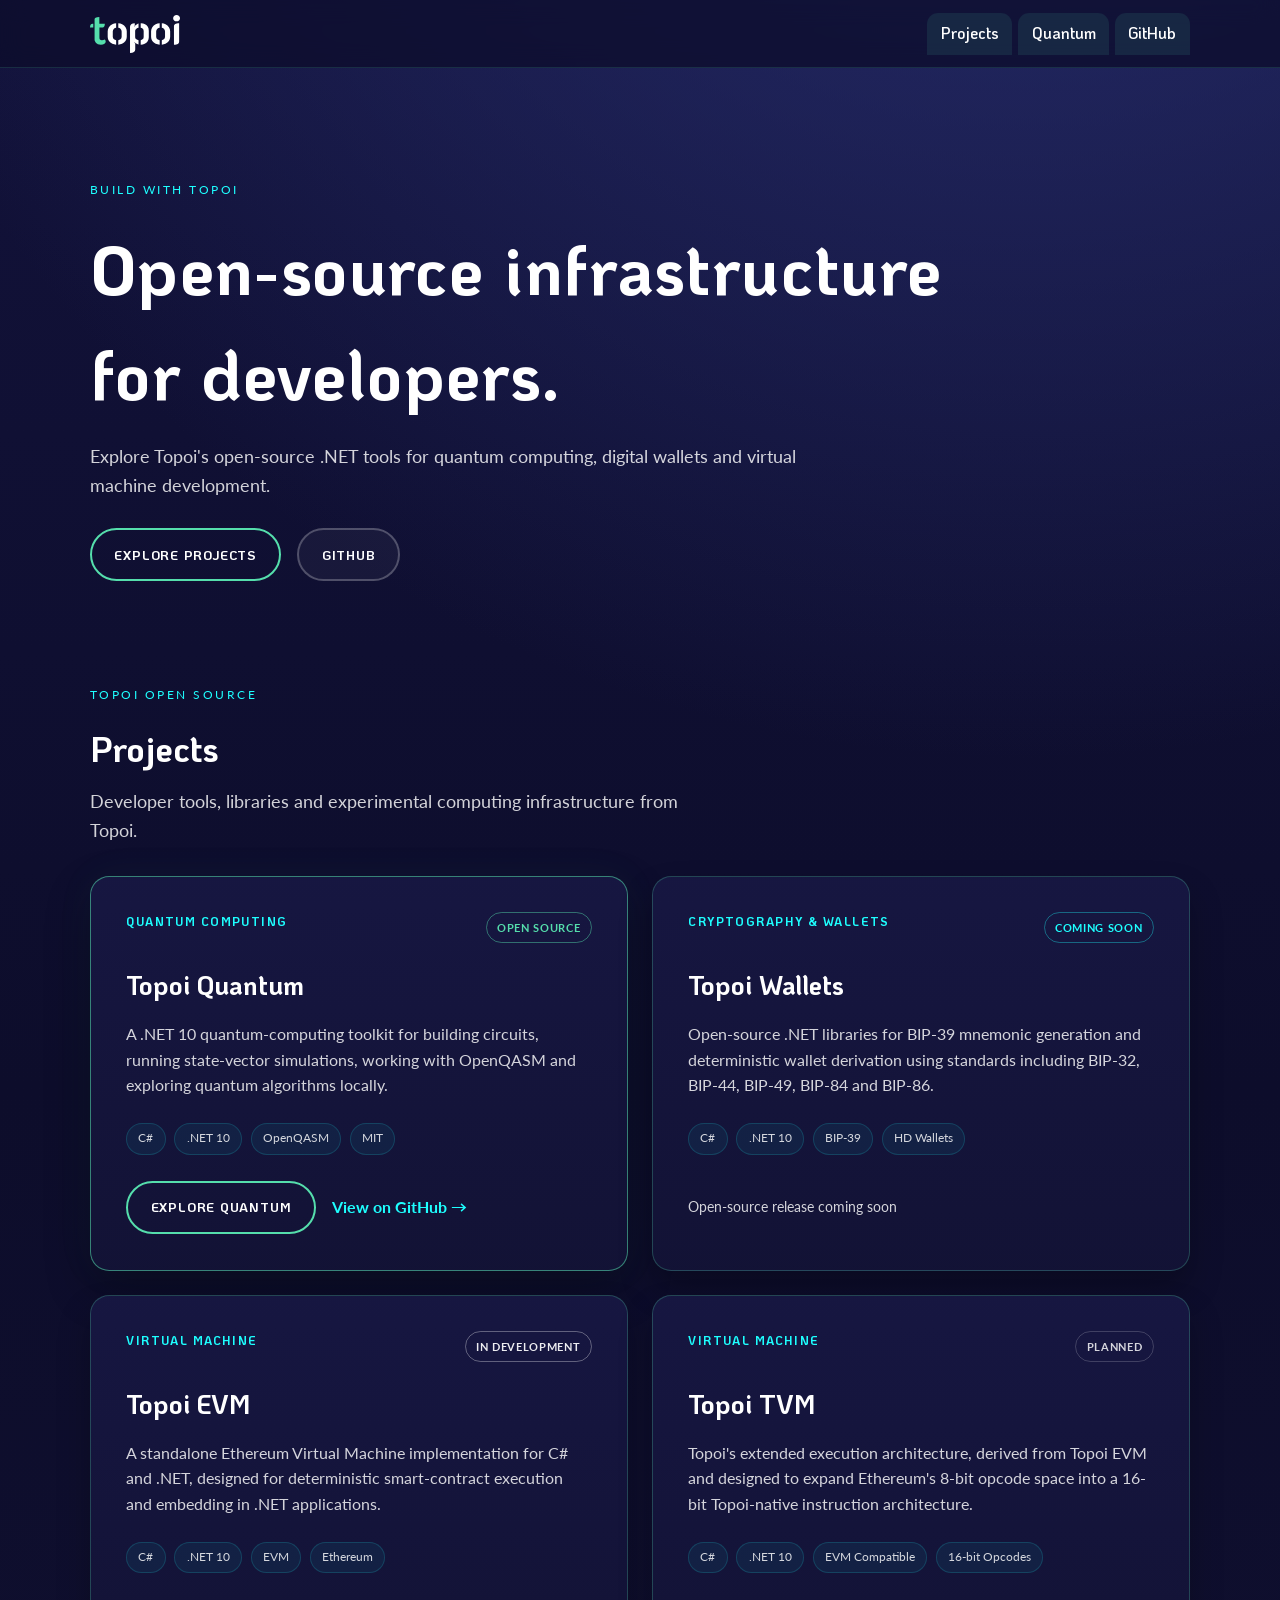
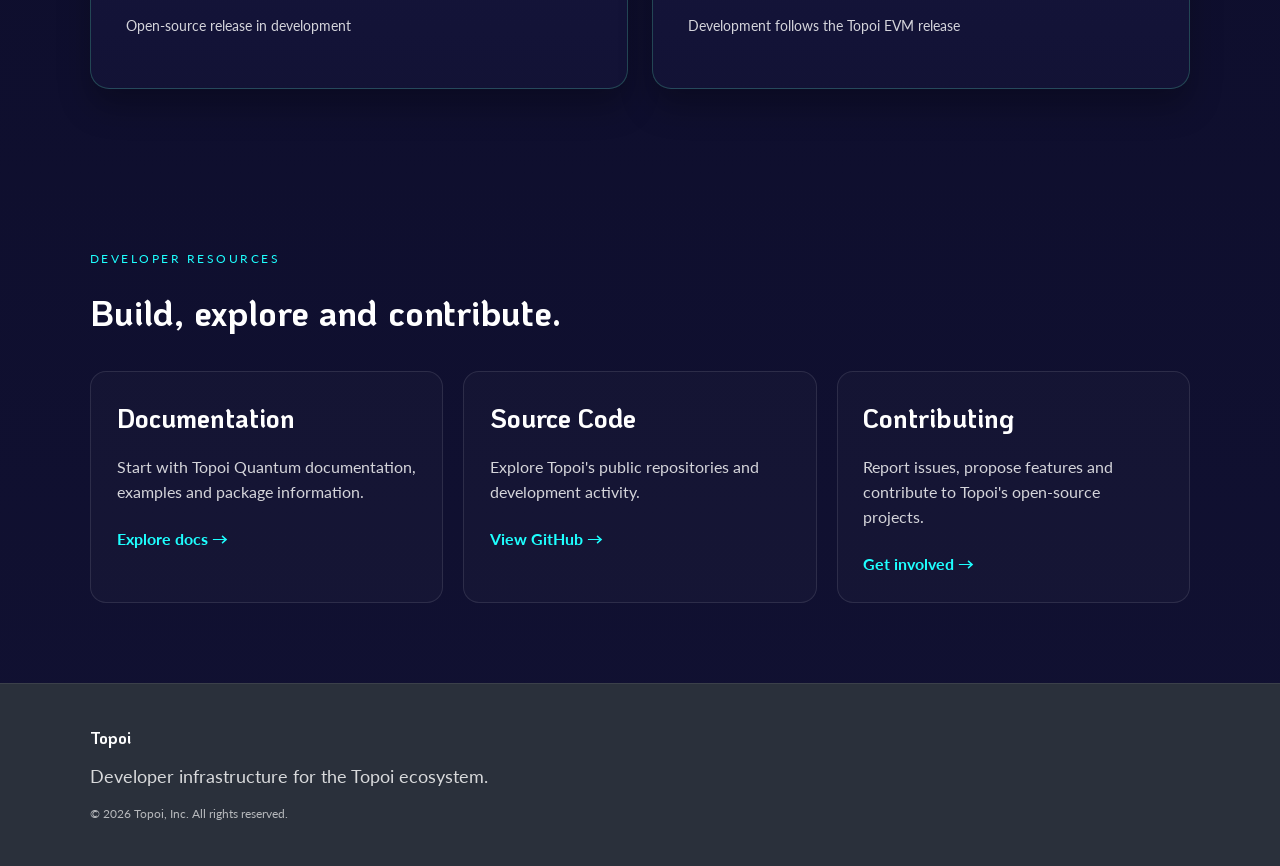
<file: index.html>
<!doctype html>
<html lang="en">
<head>
    <meta charset="utf-8">
    <meta name="viewport" content="width=device-width, initial-scale=1">

    <meta name="theme-color" content="#12123a">

    <title>Topoi Developer Hub</title>

    <meta
        name="description"
        content="Open-source .NET developer tools, libraries and computing infrastructure from Topoi.">

    <link
        rel="icon"
        type="image/svg+xml"
        href="assets/icons/favicon.svg">

    <link rel="preconnect" href="https://fonts.googleapis.com">
    <link rel="preconnect" href="https://fonts.gstatic.com" crossorigin>

    <link
        href="https://fonts.googleapis.com/css2?family=KoHo:wght@500;600;700&family=Lato:wght@400;700&display=swap"
        rel="stylesheet">

    <link rel="stylesheet" href="assets/css/main.css">
</head>

<body class="dark-theme">

<header class="app-header">
    <div class="container nav-wrap">

        <a class="brand" href="/" aria-label="Topoi home">
            <img
                src="assets/img/svg-icons/topoi-logo.svg"
                alt="Topoi"
                class="brand-logo">
        </a>

        <nav aria-label="Primary">
            <a href="#projects">Projects</a>
            <a href="/quantum/">Quantum</a>
            <a
                href="https://github.com/topoi-io"
                target="_blank"
                rel="noopener noreferrer">
                GitHub
            </a>
        </nav>

    </div>
</header>


<main>

    <!-- HERO -->
    <section class="section-gap hero">
        <div class="container">

            <p class="pre-title">
                BUILD WITH TOPOI
            </p>

            <h1>
                Open-source infrastructure<br>
                for developers.
            </h1>

            <p class="body2 hero-copy">
                Explore Topoi's open-source .NET tools for quantum computing,
                digital wallets and virtual machine development.
            </p>

            <div class="btn-row">

                <a
                    class="btn btn-primary"
                    href="#projects">
                    Explore Projects
                </a>

                <a
                    class="btn btn-secondary"
                    href="https://github.com/topoi-io"
                    target="_blank"
                    rel="noopener noreferrer">
                    GitHub
                </a>

            </div>

        </div>
    </section>


    <!-- PROJECTS -->
    <section
        class="section-gap-sm projects-section"
        id="projects">

        <div class="container">

            <p class="pre-title">
                TOPOI OPEN SOURCE
            </p>

            <h2>
                Projects
            </h2>

            <p class="body2 section-intro">
                Developer tools, libraries and experimental computing
                infrastructure from Topoi.
            </p>


            <div class="project-grid">

                <!-- QUANTUM -->
                <article class="project-card featured-project">

                    <div class="project-card-header">

                        <span class="project-category">
                            Quantum Computing
                        </span>

                        <span class="project-status">
                            Open Source
                        </span>

                    </div>

                    <h3>
                        Topoi Quantum
                    </h3>

                    <p>
                        A .NET 10 quantum-computing toolkit for building
                        circuits, running state-vector simulations,
                        working with OpenQASM and exploring quantum
                        algorithms locally.
                    </p>


                    <div class="tag-row">
                        <span class="tag">C#</span>
                        <span class="tag">.NET 10</span>
                        <span class="tag">OpenQASM</span>
                        <span class="tag">MIT</span>
                    </div>


                    <div class="project-actions">

                        <a
                            class="btn btn-primary"
                            href="/quantum/">
                            Explore Quantum
                        </a>

                        <a
                            class="text-link"
                            href="https://github.com/topoi-io/topoi-quantum"
                            target="_blank"
                            rel="noopener noreferrer">
                            View on GitHub →
                        </a>

                    </div>

                </article>


                <!-- WALLETS -->
                <article class="project-card">

                    <div class="project-card-header">

                        <span class="project-category">
                            Cryptography &amp; Wallets
                        </span>

                        <span class="project-status status-coming-soon">
                            Coming Soon
                        </span>

                    </div>

                    <h3>
                        Topoi Wallets
                    </h3>

                    <p>
                        Open-source .NET libraries for BIP-39 mnemonic
                        generation and deterministic wallet derivation
                        using standards including BIP-32, BIP-44,
                        BIP-49, BIP-84 and BIP-86.
                    </p>


                    <div class="tag-row">
                        <span class="tag">C#</span>
                        <span class="tag">.NET 10</span>
                        <span class="tag">BIP-39</span>
                        <span class="tag">HD Wallets</span>
                    </div>


                    <div class="project-actions">
                        <span class="coming-soon">
                            Open-source release coming soon
                        </span>
                    </div>

                </article>


                <!-- EVM -->
                <article class="project-card">

                    <div class="project-card-header">

                        <span class="project-category">
                            Virtual Machine
                        </span>

                        <span class="project-status status-development">
                            In Development
                        </span>

                    </div>

                    <h3>
                        Topoi EVM
                    </h3>

                    <p>
                        A standalone Ethereum Virtual Machine implementation
                        for C# and .NET, designed for deterministic smart-contract
                        execution and embedding in .NET applications.
                    </p>


                    <div class="tag-row">
                        <span class="tag">C#</span>
                        <span class="tag">.NET 10</span>
                        <span class="tag">EVM</span>
                        <span class="tag">Ethereum</span>
                    </div>


                    <div class="project-actions">
                        <span class="coming-soon">
                            Open-source release in development
                        </span>
                    </div>

                </article>


                <!-- TVM -->
                <article class="project-card">

                    <div class="project-card-header">

                        <span class="project-category">
                            Virtual Machine
                        </span>

                        <span class="project-status status-planned">
                            Planned
                        </span>

                    </div>

                    <h3>
                        Topoi TVM
                    </h3>

                    <p>
                        Topoi's extended execution architecture, derived
                        from Topoi EVM and designed to expand Ethereum's
                        8-bit opcode space into a 16-bit Topoi-native
                        instruction architecture.
                    </p>


                    <div class="tag-row">
                        <span class="tag">C#</span>
                        <span class="tag">.NET 10</span>
                        <span class="tag">EVM Compatible</span>
                        <span class="tag">16-bit Opcodes</span>
                    </div>


                    <div class="project-actions">
                        <span class="coming-soon">
                            Development follows the Topoi EVM release
                        </span>
                    </div>

                </article>

            </div>

        </div>
    </section>


    <!-- RESOURCES -->
    <section class="resources-section">

        <div class="container">

            <p class="pre-title">
                DEVELOPER RESOURCES
            </p>

            <h2>
                Build, explore and contribute.
            </h2>


            <div class="resource-grid">

                <a class="resource-card" href="/quantum/">

                    <h3>
                        Documentation
                    </h3>

                    <p>
                        Start with Topoi Quantum documentation,
                        examples and package information.
                    </p>

                    <span>
                        Explore docs →
                    </span>

                </a>


                <a
                    class="resource-card"
                    href="https://github.com/topoi-io"
                    target="_blank"
                    rel="noopener noreferrer">

                    <h3>
                        Source Code
                    </h3>

                    <p>
                        Explore Topoi's public repositories
                        and development activity.
                    </p>

                    <span>
                        View GitHub →
                    </span>

                </a>


                <a
                    class="resource-card"
                    href="https://github.com/topoi-io/topoi-quantum"
                    target="_blank"
                    rel="noopener noreferrer">

                    <h3>
                        Contributing
                    </h3>

                    <p>
                        Report issues, propose features and
                        contribute to Topoi's open-source projects.
                    </p>

                    <span>
                        Get involved →
                    </span>

                </a>

            </div>

        </div>
    </section>

</main>


<footer class="app-footer">

    <div class="container footer-row">

        <div>

            <h4>
                Topoi
            </h4>

            <p class="body2">
                Developer infrastructure for the Topoi ecosystem.
            </p>

            <div class="copyright">
                &copy; 2026 Topoi, Inc. All rights reserved.
            </div>

        </div>

    </div>

</footer>

</body>
</html>
</file>
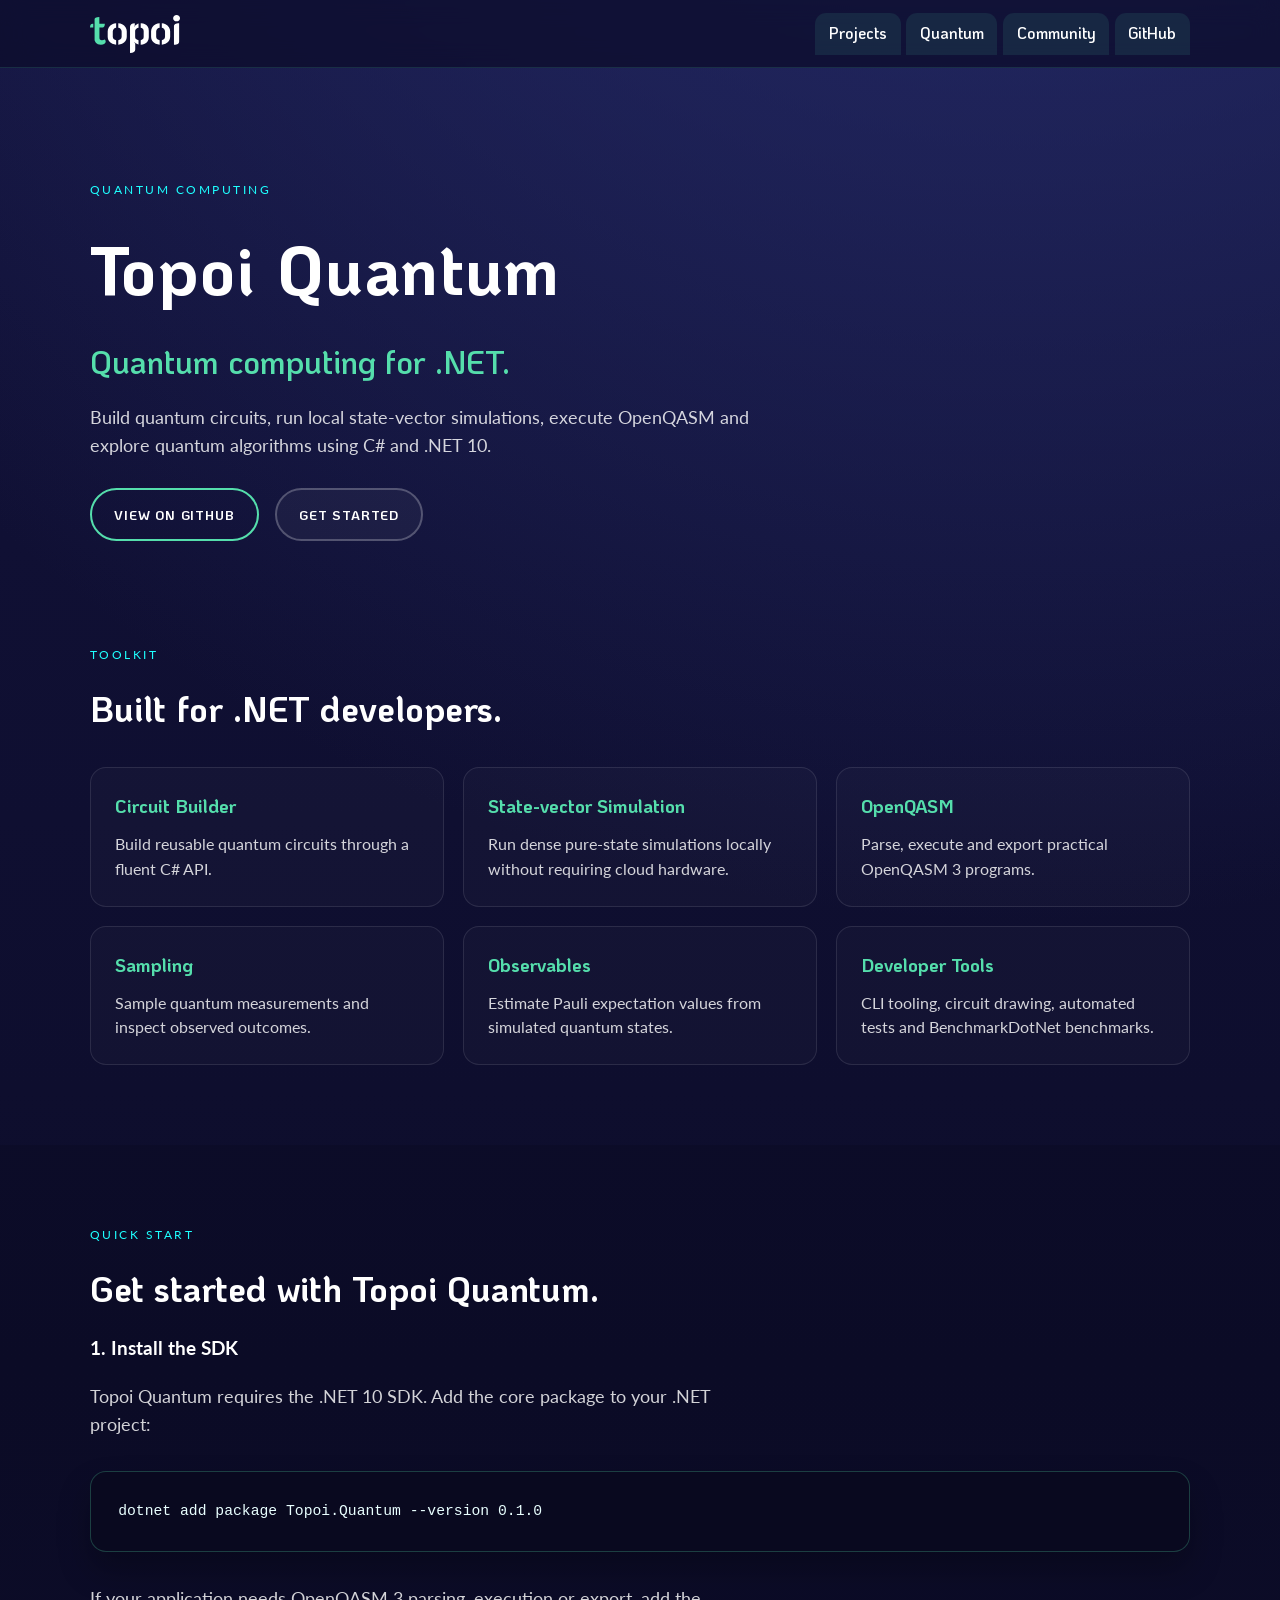
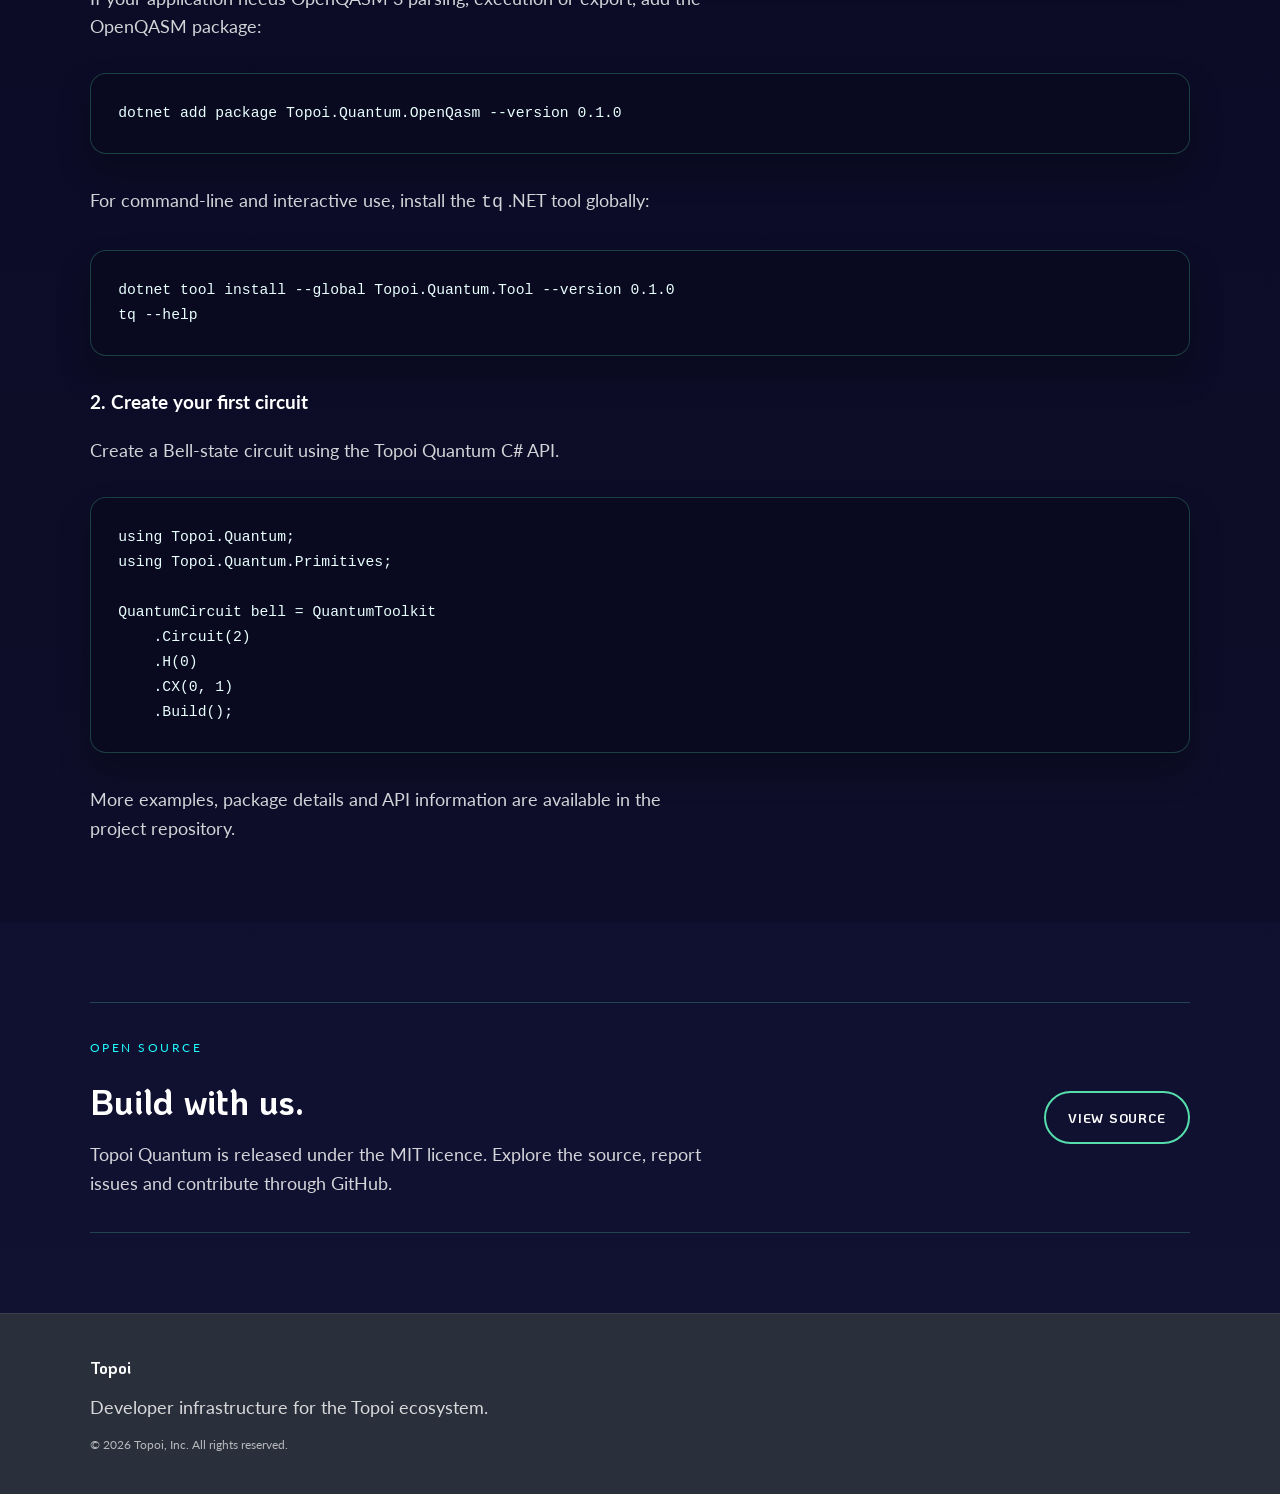
<file: quantum/index.html>
<!doctype html>
<html lang="en">

<head>

    <meta charset="utf-8">

    <meta
        name="viewport"
        content="width=device-width, initial-scale=1">

    <meta
        name="theme-color"
        content="#12123a">

    <title>
        Topoi Quantum | Topoi Developer Hub
    </title>

    <meta
        name="description"
        content="Topoi Quantum is an open-source .NET 10 quantum computing toolkit for circuit building, state-vector simulation and OpenQASM.">

    <link
        rel="icon"
        type="image/svg+xml"
        href="../assets/icons/favicon.svg">

    <link
        rel="preconnect"
        href="https://fonts.googleapis.com">

    <link
        rel="preconnect"
        href="https://fonts.gstatic.com"
        crossorigin>

    <link
        href="https://fonts.googleapis.com/css2?family=KoHo:wght@500;600;700&family=Lato:wght@400;700&display=swap"
        rel="stylesheet">

    <link
        rel="stylesheet"
        href="../assets/css/main.css">

</head>


<body class="dark-theme">


<header class="app-header">

    <div class="container nav-wrap">

        <a
            class="brand"
            href="/"
            aria-label="Topoi Developer Hub">

            <img
                src="../assets/img/svg-icons/topoi-logo.svg"
                alt="Topoi"
                class="brand-logo">

        </a>


        <nav aria-label="Primary">

            <a href="/#projects">
                Projects
            </a>

            <a
                href="/quantum/"
                aria-current="page">
                Quantum
            </a>

            <a
                href="https://github.com/topoi-io/topoi-quantum/discussions"
                target="_blank"
                rel="noopener noreferrer">
                Community
            </a>

            <a
                href="https://github.com/topoi-io/topoi-quantum"
                target="_blank"
                rel="noopener noreferrer">
                GitHub
            </a>

        </nav>

    </div>

</header>


<main>


    <!-- HERO -->

    <section class="section-gap hero">

        <div class="container">

            <p class="pre-title">
                QUANTUM COMPUTING
            </p>

            <h1>
                Topoi Quantum
            </h1>

            <p class="quantum-lead">
                Quantum computing for .NET.
            </p>

            <p class="body2 hero-copy">

                Build quantum circuits, run local state-vector
                simulations, execute OpenQASM and explore quantum
                algorithms using C# and .NET 10.

            </p>


            <div class="btn-row">

                <a
                    class="btn btn-primary"
                    href="https://github.com/topoi-io/topoi-quantum"
                    target="_blank"
                    rel="noopener noreferrer">

                    View on GitHub

                </a>

                <a
                    class="btn btn-secondary"
                    href="#quick-start">

                    Get Started

                </a>

            </div>

        </div>

    </section>


    <!-- FEATURES -->

    <section class="quantum-features">

        <div class="container">

            <p class="pre-title">
                TOOLKIT
            </p>

            <h2>
                Built for .NET developers.
            </h2>


            <div class="feature-grid">

                <div class="feature-card">

                    <h3>
                        Circuit Builder
                    </h3>

                    <p>
                        Build reusable quantum circuits through
                        a fluent C# API.
                    </p>

                </div>


                <div class="feature-card">

                    <h3>
                        State-vector Simulation
                    </h3>

                    <p>
                        Run dense pure-state simulations locally
                        without requiring cloud hardware.
                    </p>

                </div>


                <div class="feature-card">

                    <h3>
                        OpenQASM
                    </h3>

                    <p>
                        Parse, execute and export practical
                        OpenQASM 3 programs.
                    </p>

                </div>


                <div class="feature-card">

                    <h3>
                        Sampling
                    </h3>

                    <p>
                        Sample quantum measurements and inspect
                        observed outcomes.
                    </p>

                </div>


                <div class="feature-card">

                    <h3>
                        Observables
                    </h3>

                    <p>
                        Estimate Pauli expectation values from
                        simulated quantum states.
                    </p>

                </div>


                <div class="feature-card">

                    <h3>
                        Developer Tools
                    </h3>

                    <p>
                        CLI tooling, circuit drawing, automated
                        tests and BenchmarkDotNet benchmarks.
                    </p>

                </div>

            </div>

        </div>

    </section>


    <!-- QUICK START -->

    <section
        class="quick-start-section"
        id="quick-start">

        <div class="container">

            <p class="pre-title">
                QUICK START
            </p>

            <h2>
                Get started with Topoi Quantum.
            </h2>

            <h3>
                1. Install the SDK
            </h3>

            <p class="body2">
                Topoi Quantum requires the .NET 10 SDK.
                Add the core package to your .NET project:
            </p>


            <div class="code-panel">

<pre><code>dotnet add package Topoi.Quantum --version 0.1.0</code></pre>

            </div>

            <p class="body2">
                If your application needs OpenQASM 3 parsing,
                execution or export, add the OpenQASM package:
            </p>


            <div class="code-panel">

<pre><code>dotnet add package Topoi.Quantum.OpenQasm --version 0.1.0</code></pre>

            </div>

            <p class="body2">
                For command-line and interactive use, install
                the <code>tq</code> .NET tool globally:
            </p>


            <div class="code-panel">

<pre><code>dotnet tool install --global Topoi.Quantum.Tool --version 0.1.0
tq --help</code></pre>

            </div>

            <h3>
                2. Create your first circuit
            </h3>

            <p class="body2">
                Create a Bell-state circuit using the
                Topoi Quantum C# API.
            </p>


            <div class="code-panel">

<pre><code>using Topoi.Quantum;
using Topoi.Quantum.Primitives;

QuantumCircuit bell = QuantumToolkit
    .Circuit(2)
    .H(0)
    .CX(0, 1)
    .Build();</code></pre>

            </div>

            <p class="body2">

                More examples, package details and API information
                are available in the project repository.

            </p>

        </div>

    </section>


    <!-- OPEN SOURCE -->

    <section class="open-source-section">

        <div class="container open-source-card">

            <div>

                <p class="pre-title">
                    OPEN SOURCE
                </p>

                <h2>
                    Build with us.
                </h2>

                <p class="body2">

                    Topoi Quantum is released under the MIT licence.
                    Explore the source, report issues and contribute
                    through GitHub.

                </p>

            </div>


            <div>

                <a
                    class="btn btn-primary"
                    href="https://github.com/topoi-io/topoi-quantum"
                    target="_blank"
                    rel="noopener noreferrer">

                    View Source

                </a>

            </div>

        </div>

    </section>


</main>


<footer class="app-footer">

    <div class="container footer-row">

        <div>

            <h4>
                Topoi
            </h4>

            <p class="body2">
                Developer infrastructure for the Topoi ecosystem.
            </p>

            <div class="copyright">
                &copy; 2026 Topoi, Inc. All rights reserved.
            </div>

        </div>

    </div>

</footer>


</body>
</html>
</file>
<file: assets/css/main.css>
:root {
  --bg-top: #12123a;
  --bg: #0d0d2b;
  --bg-soft: #1d1d51;
  --surface: #171742;
  --surface-border: rgba(85, 222, 172, 0.25);
  --text: #ffffff;
  --muted: rgba(255, 255, 255, 0.82);
  --accent: #55deac;
  --accent-alt: #1effff;
}

* {
  box-sizing: border-box;
}

html,
body {
  margin: 0;
  min-height: 100%;
}

html {
  background-color: var(--bg-top);
}

body {
  font-family: "Lato", sans-serif;
  background-color: var(--bg);
  background: radial-gradient(circle at 80% -20%, #2a3275 0%, rgba(42, 50, 117, 0) 40%),
    linear-gradient(180deg, #12123a 0%, var(--bg) 44%, #111132 100%);
  color: var(--text);
  line-height: 1.55;
}

h1,
h2,
h4,
h6,
.brand,
.btn {
  font-family: "KoHo", sans-serif;
}

h1 {
  margin: 0 0 1rem;
  font-size: clamp(2.1rem, 6vw, 4.25rem);
  letter-spacing: 0.02em;
}

h2 {
  margin: 0 0 0.75rem;
  font-size: clamp(1.5rem, 4vw, 2.2rem);
}

h4,
h6 {
  margin: 0 0 0.75rem;
}

p {
  margin: 0;
}

a {
  color: var(--accent-alt);
  text-decoration: none;
}

.container {
  width: min(1100px, 92vw);
  margin: 0 auto;
}

.section-gap {
  padding: 7rem 0 2.5rem;
}

.section-gap-sm {
  padding: 1.5rem 0 5rem;
}

.pre-title {
  margin-bottom: 1rem;
  font-size: 0.78rem;
  letter-spacing: 0.2em;
  text-transform: uppercase;
  color: var(--accent-alt);
}

.body2 {
  color: var(--muted);
  font-size: clamp(1rem, 2.1vw, 1.15rem);
  max-width: 62ch;
}

.app-header {
  position: sticky;
  top: 0;
  z-index: 100;
  backdrop-filter: blur(12px);
  background: rgba(13, 13, 43, 0.75);
  border-bottom: 1px solid rgba(85, 222, 172, 0.15);
}

.nav-wrap {
  display: flex;
  align-items: center;
  justify-content: space-between;
  gap: 1rem;
  min-height: 4.2rem;
}

.brand {
  display: inline-flex;
  align-items: center;
  color: var(--text);
}

.brand-logo {
  width: 90px;
  height: auto;
}

nav a {
  color: var(--text);
  font-family: "KoHo", sans-serif;
  font-weight: 600;
  font-size: 0.98rem;
  padding: 0.55rem 0.85rem;
  border-radius: 0.7rem 0.7rem 0 0;
  background: rgba(85, 222, 172, 0.1);
  transition: all 0.2s ease;
}

nav a:hover {
  background: rgba(85, 222, 172, 0.2);
  color: var(--accent);
}

.hero .btn {
  margin-top: 1.6rem;
}

.btn {
  display: inline-flex;
  align-items: center;
  justify-content: center;
  padding: 0.9rem 1.4rem;
  border-radius: 2rem;
  font-size: 0.82rem;
  font-weight: 700;
  letter-spacing: 0.06em;
  text-transform: uppercase;
}

.btn-primary {
  border: 2px solid var(--accent);
  color: var(--text);
  background: transparent;
}

.btn-primary:hover {
  background: var(--bg-soft);
}

.placeholder-card {
  background: linear-gradient(180deg, rgba(23, 23, 66, 0.95) 0%, rgba(19, 19, 54, 0.95) 100%);
  border: 1px solid var(--surface-border);
  border-radius: 1.2rem;
  padding: clamp(1.3rem, 4vw, 2.2rem);
  box-shadow: 0 18px 32px rgba(0, 0, 0, 0.26);
}

.app-footer {
  background: #2a303b;
  border-top: 1px solid rgba(255, 255, 255, 0.08);
  padding: 2.6rem 0;
}

.footer-row {
  display: grid;
  grid-template-columns: 1fr;
  gap: 1.5rem;
}

.copyright {
  margin-top: 0.9rem;
  font-size: 0.75rem;
  color: rgba(255, 255, 255, 0.66);
}

@media (max-width: 700px) {
  .section-gap {
    padding-top: 5.2rem;
  }

  .footer-row {
    grid-template-columns: 1fr;
  }
}

/* ---------------------------------------------------------
   Navigation
   --------------------------------------------------------- */

nav {
    display: flex;
    align-items: center;
    gap: 0.35rem;
}


/* ---------------------------------------------------------
   Hero
   --------------------------------------------------------- */

.hero-copy {
    max-width: 720px;
}

.btn-row {
    display: flex;
    flex-wrap: wrap;
    gap: 1rem;
    margin-top: 1.8rem;
}

.hero .btn {
    margin-top: 0;
}

.btn-secondary {
    border: 2px solid rgba(255, 255, 255, 0.24);
    color: var(--text);
    background: rgba(255, 255, 255, 0.04);
}

.btn-secondary:hover {
    background: rgba(255, 255, 255, 0.1);
}


/* ---------------------------------------------------------
   Projects
   --------------------------------------------------------- */

.projects-section {
    padding-top: 4rem;
}

.section-intro {
    margin-bottom: 2rem;
}

.project-grid {
    display: grid;
    grid-template-columns: repeat(2, minmax(0, 1fr));
    gap: 1.5rem;
}

.project-card {
    display: flex;
    flex-direction: column;

    min-height: 390px;

    padding: clamp(1.5rem, 4vw, 2.2rem);

    background:
        linear-gradient(
            180deg,
            rgba(23, 23, 66, 0.97) 0%,
            rgba(19, 19, 54, 0.97) 100%
        );

    border: 1px solid var(--surface-border);
    border-radius: 1.2rem;

    box-shadow:
        0 18px 32px rgba(0, 0, 0, 0.26);
}

.featured-project {
    border-color: rgba(85, 222, 172, 0.55);

    box-shadow:
        0 18px 45px rgba(0, 0, 0, 0.32),
        0 0 40px rgba(85, 222, 172, 0.05);
}

.project-card-header {
    display: grid;
    grid-template-columns: minmax(0, 1fr) auto;
    align-items: start;

    column-gap: 0.75rem;

    margin-bottom: 1.4rem;
}

.project-category {
    min-width: 0;

    font-family: "KoHo", sans-serif;
    font-size: 0.75rem;
    font-weight: 700;

    letter-spacing: 0.12em;
    text-transform: uppercase;
    white-space: nowrap;

    color: var(--accent-alt);
}

.project-status {
    justify-self: end;
    white-space: nowrap;

    padding: 0.35rem 0.65rem;

    border: 1px solid rgba(85, 222, 172, 0.45);
    border-radius: 999px;

    color: var(--accent);

    font-size: 0.7rem;
    font-weight: 700;

    text-transform: uppercase;
    letter-spacing: 0.06em;
}

.status-coming-soon {
    color: var(--accent-alt);
    border-color: rgba(30, 255, 255, 0.35);
}

.status-development {
    color: rgba(255, 255, 255, 0.92);
    border-color: rgba(255, 255, 255, 0.32);
}

.status-planned {
    color: var(--muted);
    border-color: rgba(255, 255, 255, 0.18);
}

.project-card h3,
.resource-card h3 {
    margin: 0 0 1rem;

    font-family: "KoHo", sans-serif;
    font-size: 1.65rem;
}

.project-card > p {
    margin-bottom: 1.5rem;

    color: var(--muted);

    font-size: 1.03rem;
}

.tag-row {
    display: flex;
    flex-wrap: wrap;
    gap: 0.55rem;

    margin-top: auto;
    margin-bottom: 1.6rem;
}

.tag {
    padding: 0.35rem 0.7rem;

    background: rgba(30, 255, 255, 0.06);

    border: 1px solid rgba(30, 255, 255, 0.15);
    border-radius: 999px;

    color: var(--muted);

    font-size: 0.75rem;
}

.project-actions {
    display: flex;
    align-items: center;
    flex-wrap: wrap;

    /*
       Keep the footer area the same height across project cards.
       Quantum has a full-size button here while Wallets, EVM and
       TVM currently contain text only. This keeps the tag rows
       aligned across each row of cards.
    */
    min-height: 3.4rem;

    gap: 1rem;
}

.text-link {
    font-weight: 700;
}

.coming-soon {
    color: var(--muted);
    font-size: 0.9rem;
}


/* ---------------------------------------------------------
   Resources
   --------------------------------------------------------- */

.resources-section {
    padding: 5rem 0;
}

.resource-grid {
    display: grid;
    grid-template-columns: repeat(3, minmax(0, 1fr));

    gap: 1.25rem;

    margin-top: 2rem;
}

.resource-card {
    display: block;

    padding: 1.6rem;

    border: 1px solid rgba(255, 255, 255, 0.1);
    border-radius: 1rem;

    background: rgba(255, 255, 255, 0.025);

    color: var(--text);

    transition:
        transform 160ms ease,
        border-color 160ms ease,
        background 160ms ease;
}

.resource-card:hover {
    transform: translateY(-3px);

    border-color: var(--surface-border);

    background: rgba(85, 222, 172, 0.05);
}

.resource-card p {
    margin-bottom: 1.4rem;

    color: var(--muted);
}

.resource-card span {
    color: var(--accent-alt);
    font-weight: 700;
}


/* ---------------------------------------------------------
   Responsive
   --------------------------------------------------------- */

@media (min-width: 801px) and (max-width: 920px) {

    .project-card-header {
        column-gap: 0.55rem;
    }

    .project-category {
        font-size: 0.7rem;
        letter-spacing: 0.08em;
    }

    .project-status {
        padding: 0.32rem 0.55rem;
        font-size: 0.66rem;
    }

}

@media (max-width: 800px) {

    .project-grid,
    .resource-grid {
        grid-template-columns: 1fr;
    }

    nav a {
        padding: 0.45rem 0.55rem;
        font-size: 0.86rem;
    }

}

@media (max-width: 520px) {

    nav a:first-child {
        display: none;
    }

    .project-card {
        min-height: auto;
    }

    .project-card-header {
        grid-template-columns: 1fr;
        row-gap: 0.65rem;
    }

    .project-status {
        justify-self: start;
    }

}

/* ---------------------------------------------------------
   Quantum
   --------------------------------------------------------- */

.quantum-lead {
    margin-bottom: 1rem;

    font-family: "KoHo", sans-serif;

    font-size: clamp(1.4rem, 3vw, 2rem);
    font-weight: 600;

    color: var(--accent);
}

.quantum-features {
    padding: 4rem 0 5rem;
}

.feature-grid {
    display: grid;
    grid-template-columns: repeat(3, minmax(0, 1fr));

    gap: 1.2rem;

    margin-top: 2rem;
}

.feature-card {
    padding: 1.5rem;

    background: rgba(255, 255, 255, 0.025);

    border:
        1px solid rgba(255, 255, 255, 0.1);

    border-radius: 1rem;
}

.feature-card h3 {
    margin: 0 0 0.7rem;

    font-family: "KoHo", sans-serif;

    font-size: 1.15rem;

    color: var(--accent);
}

.feature-card p {
    color: var(--muted);
}


/* Quick Start */

.quick-start-section {
    padding: 5rem 0;

    background: rgba(0, 0, 0, 0.12);
}

.code-panel {
    margin: 2rem 0;

    overflow-x: auto;

    background: #09091f;

    border: 1px solid var(--surface-border);
    border-radius: 1rem;

    box-shadow:
        0 18px 32px rgba(0, 0, 0, 0.25);
}

.code-panel pre {
    margin: 0;

    padding: 1.7rem;

    overflow-x: auto;
}

.code-panel code {
    font-family:
        "SFMono-Regular",
        Consolas,
        "Liberation Mono",
        Menlo,
        monospace;

    font-size: 0.92rem;
    line-height: 1.7;

    color: #e9ffff;
}


/* Open Source */

.open-source-section {
    padding: 5rem 0;
}

.open-source-card {
    display: flex;

    align-items: center;
    justify-content: space-between;

    gap: 3rem;

    padding-top: 2.2rem;
    padding-bottom: 2.2rem;

    border-top: 1px solid var(--surface-border);
    border-bottom: 1px solid var(--surface-border);
}


/* Quantum Responsive */

@media (max-width: 850px) {

    .feature-grid {
        grid-template-columns:
            repeat(2, minmax(0, 1fr));
    }

}

@media (max-width: 600px) {

    .feature-grid {
        grid-template-columns: 1fr;
    }

    .open-source-card {
        align-items: flex-start;
        flex-direction: column;
    }

}
</file>
